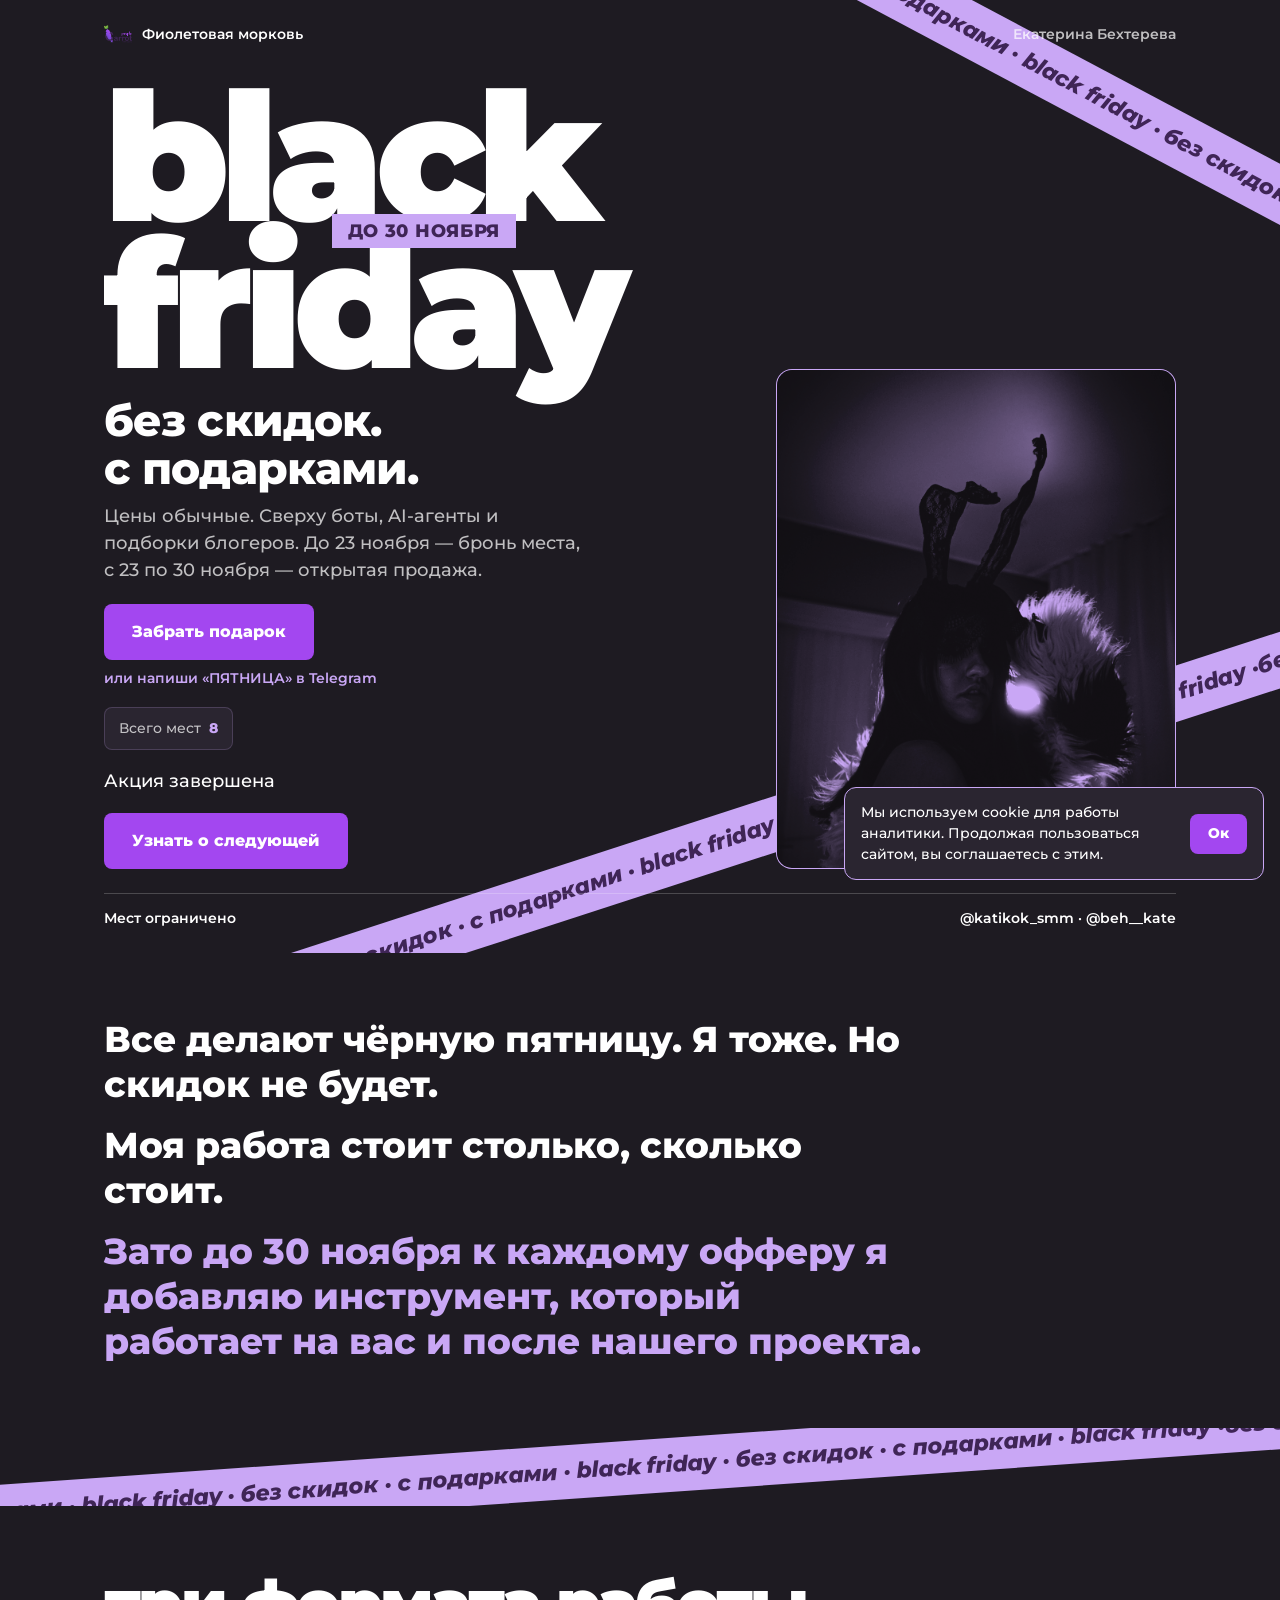
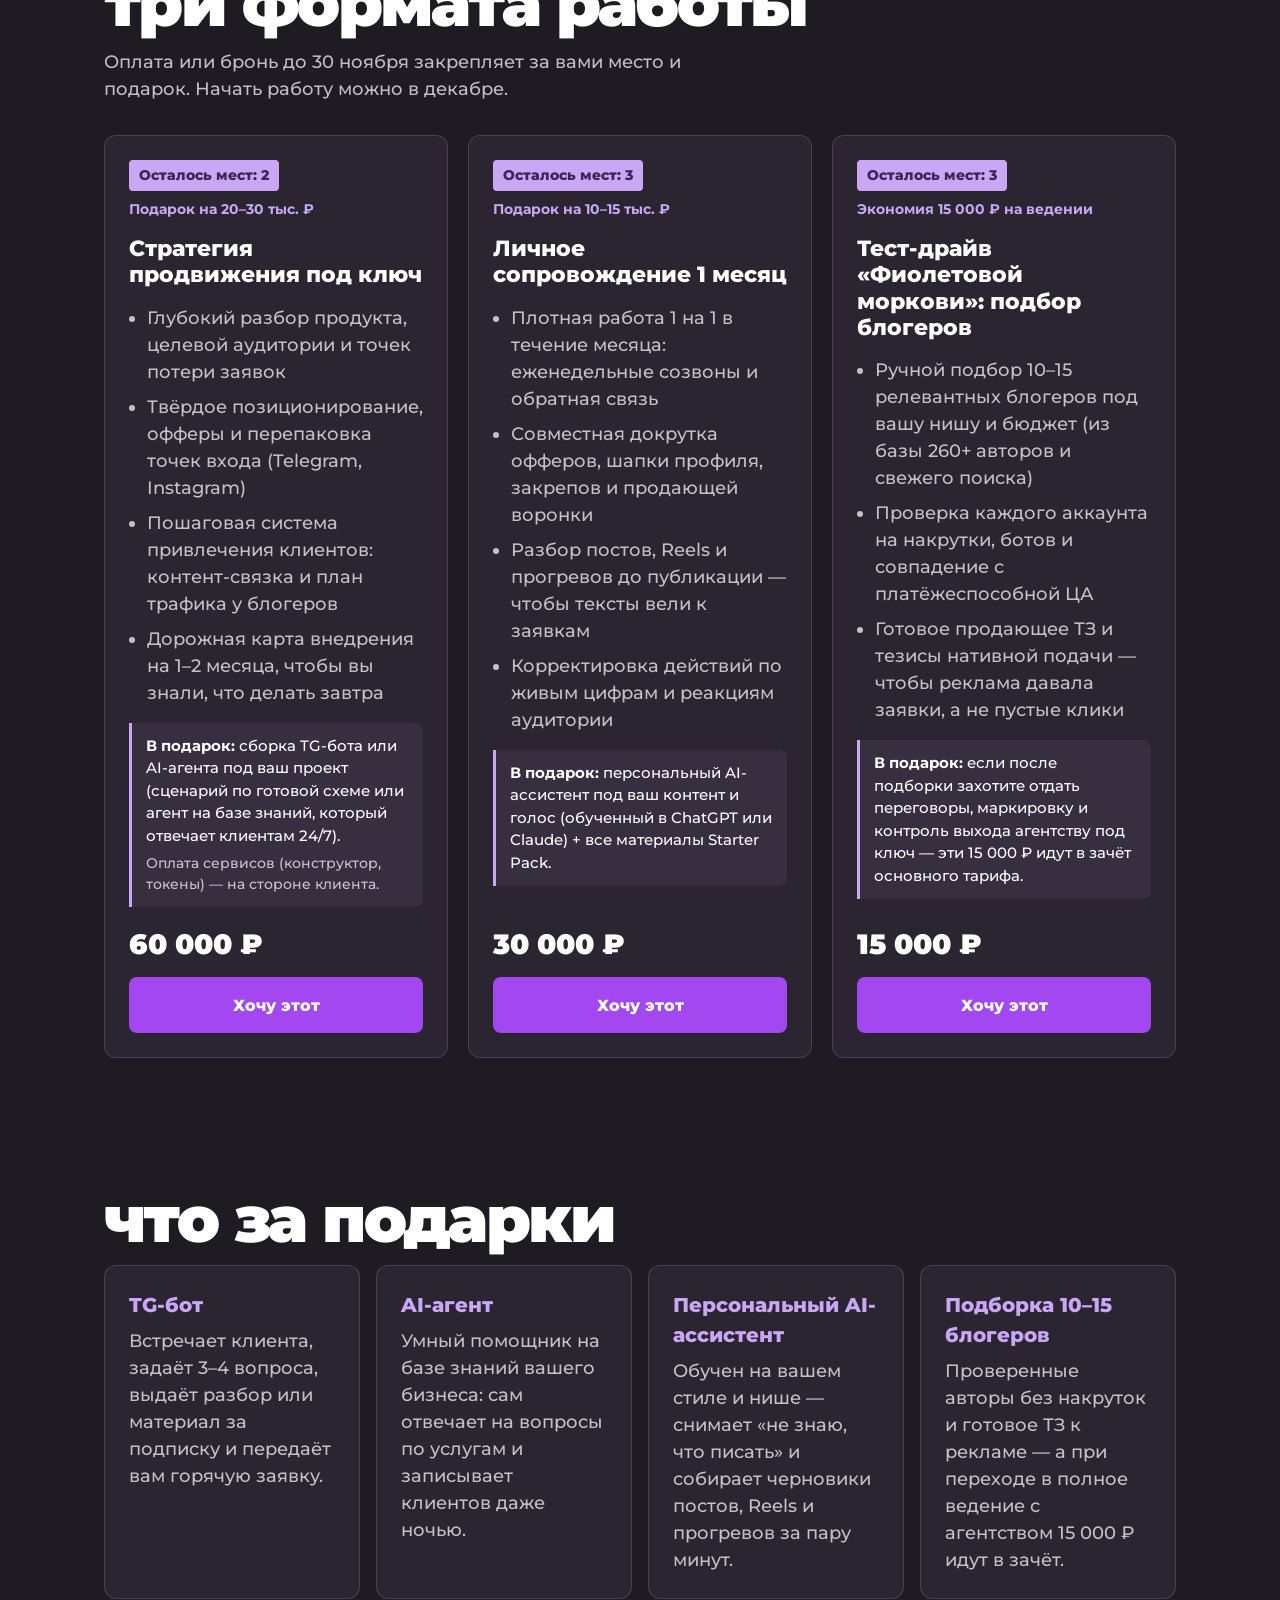
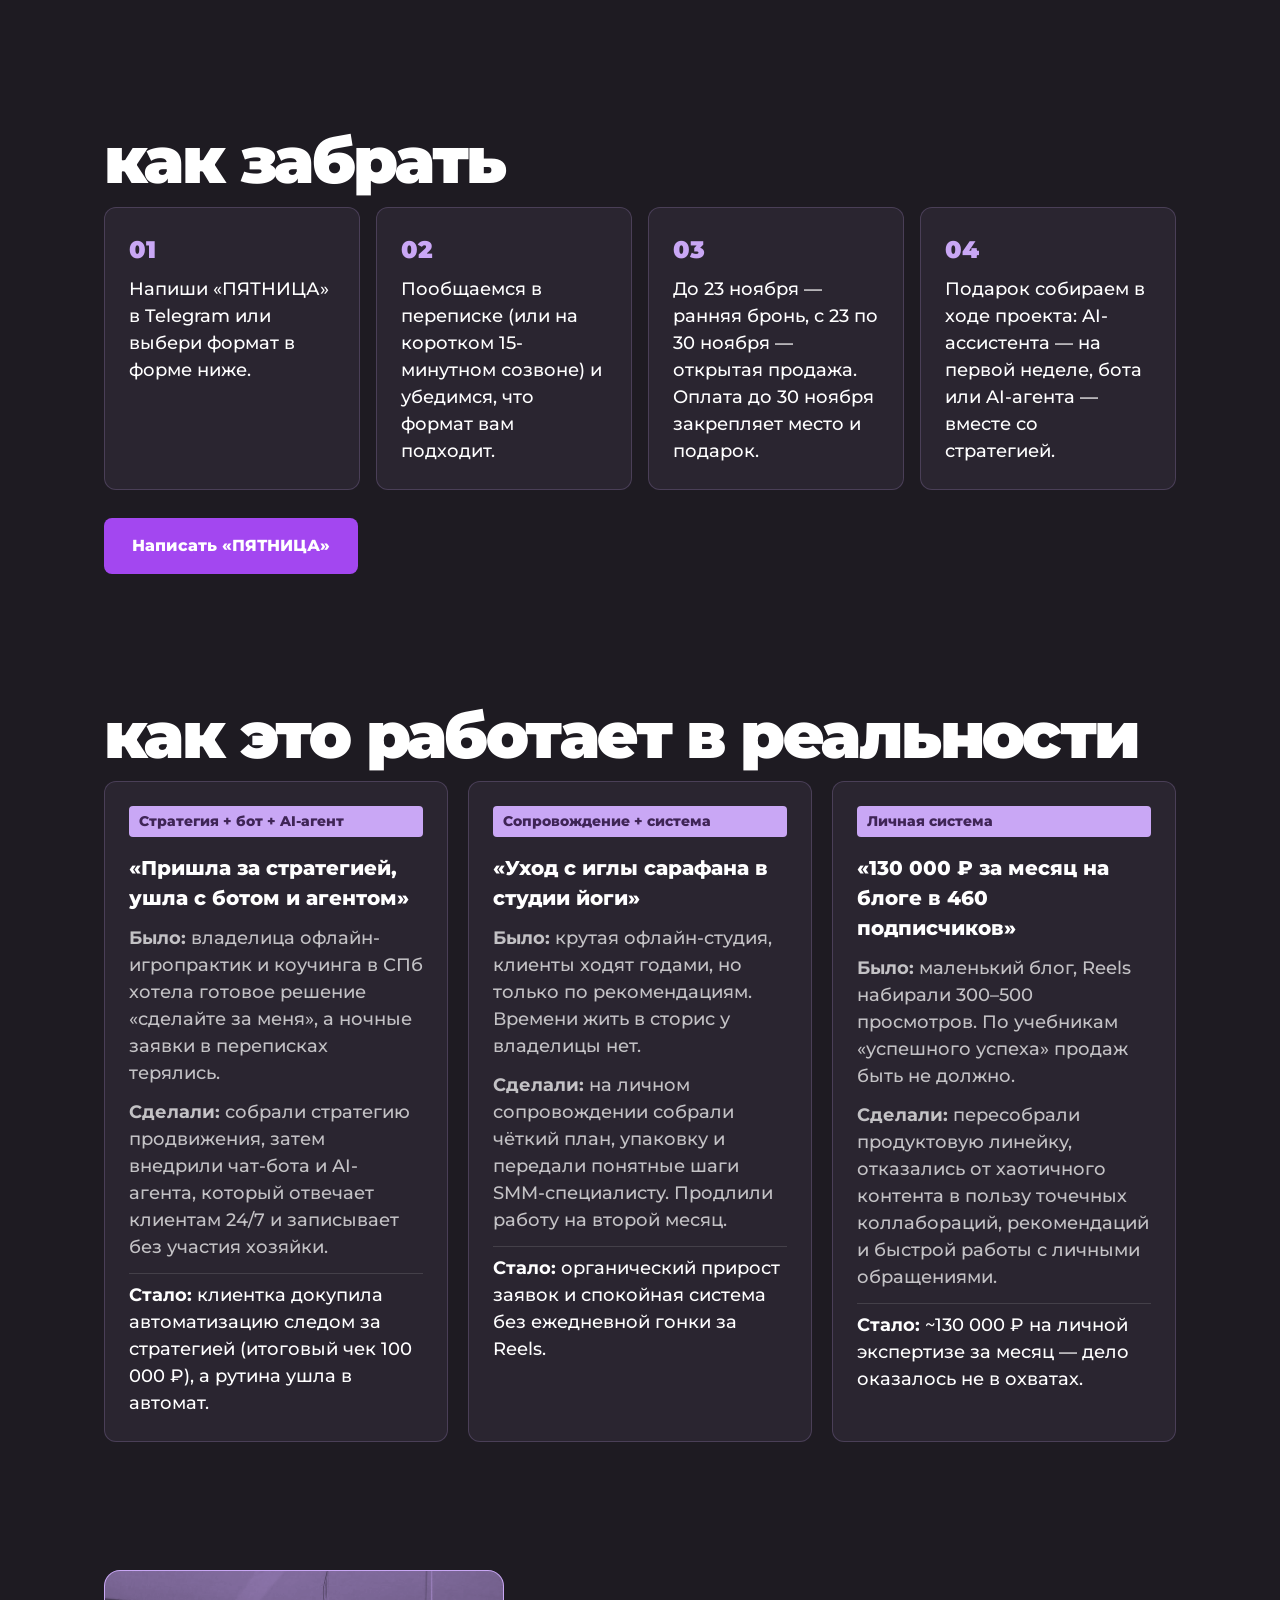
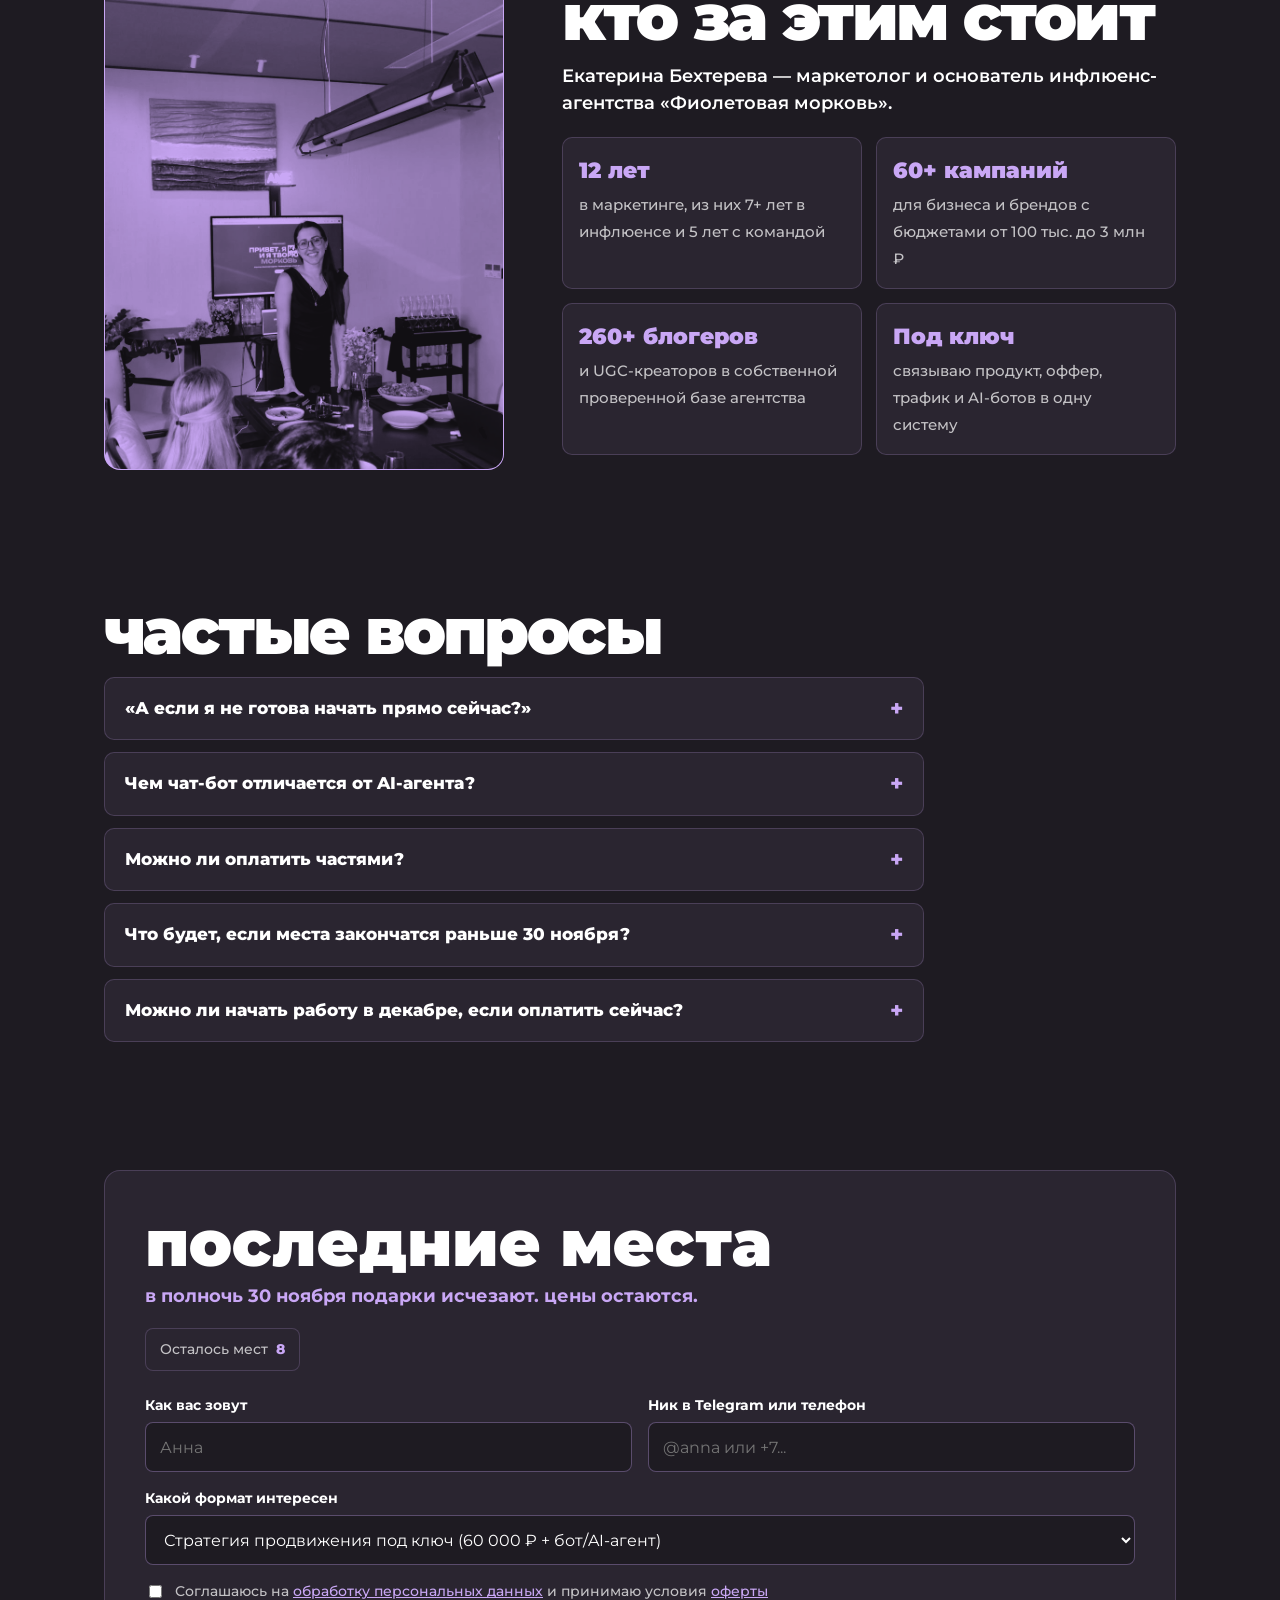
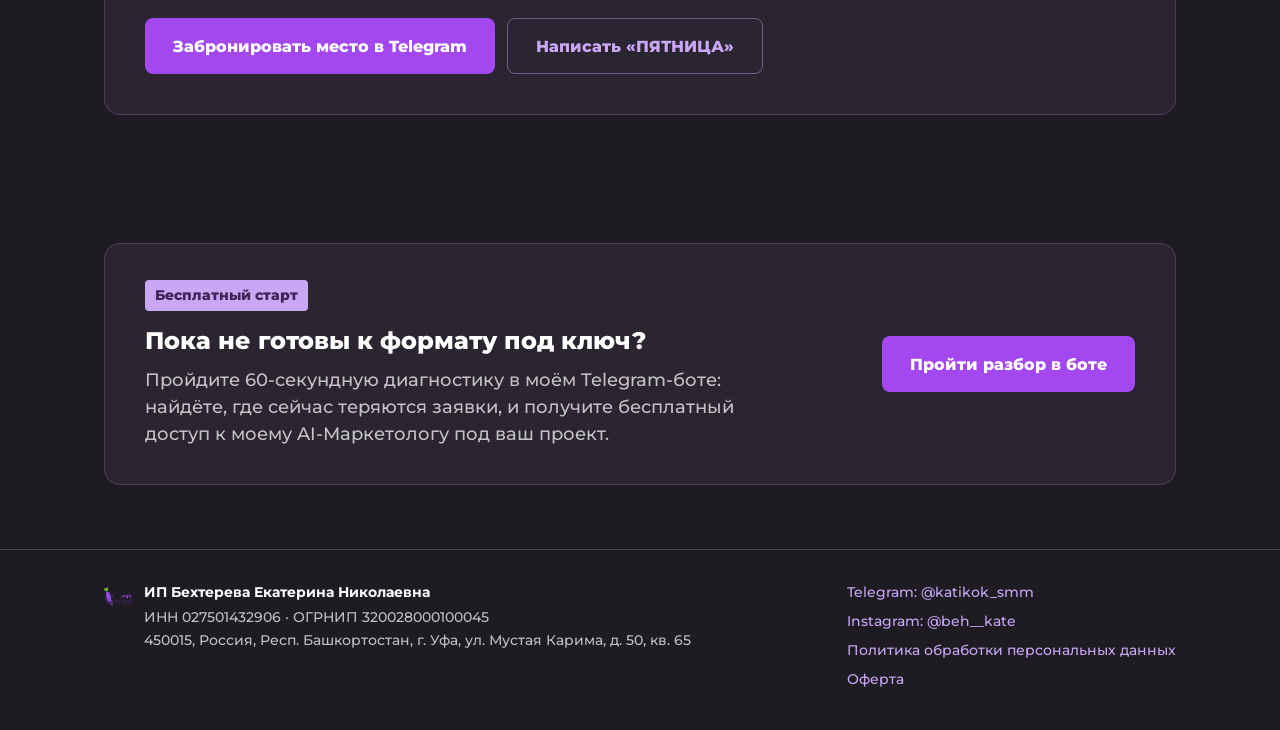
<file: index.html>
<!DOCTYPE html>
<html lang="ru">
<head>
  <meta charset="UTF-8" />
  <meta name="viewport" content="width=device-width, initial-scale=1.0" />
  <title>Чёрная пятница без скидок. С подарками. — Екатерина Бехтерева</title>
  <link rel="icon" type="image/png" href="assets/logo3.png" />
  <link rel="apple-touch-icon" href="assets/logo3.png" />
  <meta name="description" content="Цены обычные. Сверху TG-боты, AI-агенты и подборки блогеров. Бронь места до 23 ноября, продажи 23–30 ноября 2026." />

  <!-- Open Graph для превью в Telegram -->
  <meta property="og:type" content="website" />
  <meta property="og:title" content="Чёрная пятница без скидок. С подарками." />
  <meta property="og:description" content="Стратегия, личное сопровождение и тест-драйв агентства с подарками до 30 ноября." />
  <meta property="og:image" content="assets/og-preview.jpg" />

  <link rel="preconnect" href="https://fonts.googleapis.com" />
  <link rel="preconnect" href="https://fonts.gstatic.com" crossorigin />
  <link href="https://fonts.googleapis.com/css2?family=Montserrat:ital,wght@0,500;0,600;0,700;0,800;0,900;1,800&display=swap" rel="stylesheet" />
  <link rel="stylesheet" href="styles.css" />
</head>
<body>
  <!-- БЛОК 1. ПЕРВЫЙ ЭКРАН -->
  <header class="hero" id="top">
    <div class="hero-ribbons" aria-hidden="true">
      <div class="ribbon ribbon--hero-top">
        <div class="ribbon__track">
          <span>без скидок · с подарками · black friday · без скидок · с подарками · black friday · без скидок · с подарками · black friday · </span>
          <span>без скидок · с подарками · black friday · без скидок · с подарками · black friday · без скидок · с подарками · black friday · </span>
        </div>
      </div>
      <div class="ribbon ribbon--hero-bottom">
        <div class="ribbon__track">
          <span>без скидок · с подарками · black friday · без скидок · с подарками · black friday · без скидок · с подарками · black friday · </span>
          <span>без скидок · с подарками · black friday · без скидок · с подарками · black friday · без скидок · с подарками · black friday · </span>
        </div>
      </div>
    </div>

    <div class="container">
      <div class="topbar">
        <a href="#top" class="brand">
          <img src="assets/logo3.png" alt="Фиолетовая морковь" class="brand__logo" />
          <span>Фиолетовая морковь</span>
        </a>
        <span class="topbar__name">Екатерина Бехтерева</span>
      </div>

      <div class="hero__grid">
        <div class="hero__content">
          <h1 class="hero__title">
            <span class="hero__title-line">black</span>
            <span class="hero__badge">до 30 НОЯБРЯ</span>
            <span class="hero__title-line">friday</span>
          </h1>

          <p class="hero__subtitle">без скидок.<br />с подарками.</p>

          <p class="hero__desc">
            Цены обычные. Сверху боты, AI-агенты и подборки блогеров.
            До 23 ноября — бронь места, с 23 по 30 ноября — открытая продажа.
          </p>

          <div class="hero__cta-wrap">
            <a href="https://t.me/katikok_smm?text=%D0%9F%D0%AF%D0%A2%D0%9D%D0%98%D0%A6%D0%90" target="_blank" rel="noopener" class="btn btn--primary" data-goal="tg-hero">
              Забрать подарок
            </a>
            <p class="hero__cta-note">или напиши «ПЯТНИЦА» в Telegram</p>
          </div>

          <div class="hero__meta">
            <div class="meta-pill">
              <span class="meta-pill__label">Всего мест</span>
              <span class="meta-pill__value" id="total-spots-hero">8</span>
            </div>
            <div class="timer" id="hero-timer" aria-live="polite">
              <div class="timer__item"><span data-days>00</span><small>дн</small></div>
              <span class="timer__sep">:</span>
              <div class="timer__item"><span data-hours>00</span><small>ч</small></div>
              <span class="timer__sep">:</span>
              <div class="timer__item"><span data-minutes>00</span><small>мин</small></div>
            </div>
          </div>

          <div class="hero__ended hidden" id="hero-ended">
            <p class="hero__ended-text">Акция завершена</p>
            <a href="https://t.me/katikok_smm" target="_blank" rel="noopener" class="btn btn--primary">Узнать о следующей</a>
          </div>
        </div>

        <div class="hero__media">
          <div class="duotone-portrait">
            <img src="assets/DSC08506.jpg" alt="Екатерина Бехтерева" class="duotone-portrait__img" />
          </div>
        </div>
      </div>

      <div class="hero__footer-bar">
        <span>Мест ограничено</span>
        <span>@katikok_smm · @beh__kate</span>
      </div>
    </div>
  </header>

  <main>
    <!-- БЛОК 2. ПОЧЕМУ БЕЗ СКИДОК -->
    <section class="section why">
      <div class="container">
        <div class="why__box">
          <p class="why__lead">Все делают чёрную пятницу. Я тоже. Но скидок не будет.</p>
          <p class="why__lead">Моя работа стоит столько, сколько стоит.</p>
          <p class="why__lead why__lead--accent">Зато до 30 ноября к каждому офферу я добавляю инструмент, который работает на вас и после нашего проекта.</p>
        </div>
      </div>
    </section>

    <div class="ribbon-divider" aria-hidden="true">
      <div class="ribbon ribbon--section">
        <div class="ribbon__track">
          <span>без скидок · с подарками · black friday · без скидок · с подарками · black friday · без скидок · с подарками · black friday · </span>
          <span>без скидок · с подарками · black friday · без скидок · с подарками · black friday · без скидок · с подарками · black friday · </span>
        </div>
      </div>
    </div>

    <!-- БЛОК 3. ТРИ ОФФЕРА -->
    <section class="section offers" id="offers">
      <div class="container">
        <h2 class="section__title">три формата работы</h2>
        <p class="section__subtitle">Оплата или бронь до 30 ноября закрепляет за вами место и подарок. Начать работу можно в декабре.</p>

        <div class="offers__grid">
          <!-- Оффер 1 -->
          <article class="card offer-card" data-offer="strategy">
            <div class="offer-card__top">
              <span class="tag-pill" data-spots-label="strategy">Осталось мест: 2</span>
              <span class="gift-badge">Подарок на 20–30 тыс. ₽</span>
            </div>
            <h3 class="offer-card__title">Стратегия продвижения под ключ</h3>
            <ul class="offer-card__list">
              <li>Глубокий разбор продукта, целевой аудитории и точек потери заявок</li>
              <li>Твёрдое позиционирование, офферы и перепаковка точек входа (Telegram, Instagram)</li>
              <li>Пошаговая система привлечения клиентов: контент-связка и план трафика у блогеров</li>
              <li>Дорожная карта внедрения на 1–2 месяца, чтобы вы знали, что делать завтра</li>
            </ul>
            <div class="offer-card__gift">
              <strong>В подарок:</strong> сборка TG-бота или AI-агента под ваш проект (сценарий по готовой схеме или агент на базе знаний, который отвечает клиентам 24/7).
              <span class="offer-card__note">Оплата сервисов (конструктор, токены) — на стороне клиента.</span>
            </div>
            <div class="offer-card__footer">
              <div class="offer-card__price">60 000 ₽</div>
              <button type="button" class="btn btn--primary btn--full js-pick-offer" data-pick="Стратегия продвижения под ключ (60 000 ₽)">Хочу этот</button>
            </div>
          </article>

          <!-- Оффер 2 -->
          <article class="card offer-card" data-offer="mentoring">
            <div class="offer-card__top">
              <span class="tag-pill" data-spots-label="mentoring">Осталось мест: 3</span>
              <span class="gift-badge">Подарок на 10–15 тыс. ₽</span>
            </div>
            <h3 class="offer-card__title">Личное сопровождение 1 месяц</h3>
            <ul class="offer-card__list">
              <li>Плотная работа 1 на 1 в течение месяца: еженедельные созвоны и обратная связь</li>
              <li>Совместная докрутка офферов, шапки профиля, закрепов и продающей воронки</li>
              <li>Разбор постов, Reels и прогревов до публикации — чтобы тексты вели к заявкам</li>
              <li>Корректировка действий по живым цифрам и реакциям аудитории</li>
            </ul>
            <div class="offer-card__gift">
              <strong>В подарок:</strong> персональный AI-ассистент под ваш контент и голос (обученный в ChatGPT или Claude) + все материалы Starter Pack.
            </div>
            <div class="offer-card__footer">
              <div class="offer-card__price">30 000 ₽</div>
              <button type="button" class="btn btn--primary btn--full js-pick-offer" data-pick="Личное сопровождение 1 месяц (30 000 ₽)">Хочу этот</button>
            </div>
          </article>

          <!-- Оффер 3 -->
          <article class="card offer-card" data-offer="agency">
            <div class="offer-card__top">
              <span class="tag-pill" data-spots-label="agency">Осталось мест: 3</span>
              <span class="gift-badge">Экономия 15 000 ₽ на ведении</span>
            </div>
            <h3 class="offer-card__title">Тест-драйв «Фиолетовой моркови»: подбор блогеров</h3>
            <ul class="offer-card__list">
              <li>Ручной подбор 10–15 релевантных блогеров под вашу нишу и бюджет (из базы 260+ авторов и свежего поиска)</li>
              <li>Проверка каждого аккаунта на накрутки, ботов и совпадение с платёжеспособной ЦА</li>
              <li>Готовое продающее ТЗ и тезисы нативной подачи — чтобы реклама давала заявки, а не пустые клики</li>
            </ul>
            <div class="offer-card__gift">
              <strong>В подарок:</strong> если после подборки захотите отдать переговоры, маркировку и контроль выхода агентству под ключ — эти 15 000 ₽ идут в зачёт основного тарифа.
            </div>
            <div class="offer-card__footer">
              <div class="offer-card__price">15 000 ₽</div>
              <button type="button" class="btn btn--primary btn--full js-pick-offer" data-pick="Тест-драйв агентства: подбор блогеров (15 000 ₽)">Хочу этот</button>
            </div>
          </article>
        </div>
      </div>
    </section>

    <!-- БЛОК 4. ЧТО ЗА ПОДАРКИ -->
    <section class="section gifts">
      <div class="container">
        <h2 class="section__title">что за подарки</h2>
        <div class="gifts__grid">
          <div class="card gift-card">
            <h3>TG-бот</h3>
            <p>Встречает клиента, задаёт 3–4 вопроса, выдаёт разбор или материал за подписку и передаёт вам горячую заявку.</p>
          </div>
          <div class="card gift-card">
            <h3>AI-агент</h3>
            <p>Умный помощник на базе знаний вашего бизнеса: сам отвечает на вопросы по услугам и записывает клиентов даже ночью.</p>
          </div>
          <div class="card gift-card">
            <h3>Персональный AI-ассистент</h3>
            <p>Обучен на вашем стиле и нише — снимает «не знаю, что писать» и собирает черновики постов, Reels и прогревов за пару минут.</p>
          </div>
          <div class="card gift-card">
            <h3>Подборка 10–15 блогеров</h3>
            <p>Проверенные авторы без накруток и готовое ТЗ к рекламе — а при переходе в полное ведение с агентством 15 000 ₽ идут в зачёт.</p>
          </div>
        </div>
      </div>
    </section>

    <!-- БЛОК 5. КАК ЗАБРАТЬ -->
    <section class="section steps">
      <div class="container">
        <h2 class="section__title">как забрать</h2>
        <div class="steps__grid">
          <div class="card step-card">
            <span class="step-card__num">01</span>
            <p>Напиши «ПЯТНИЦА» в Telegram или выбери формат в форме ниже.</p>
          </div>
          <div class="card step-card">
            <span class="step-card__num">02</span>
            <p>Пообщаемся в переписке (или на коротком 15-минутном созвоне) и убедимся, что формат вам подходит.</p>
          </div>
          <div class="card step-card">
            <span class="step-card__num">03</span>
            <p>До 23 ноября — ранняя бронь, с 23 по 30 ноября — открытая продажа. Оплата до 30 ноября закрепляет место и подарок.</p>
          </div>
          <div class="card step-card">
            <span class="step-card__num">04</span>
            <p>Подарок собираем в ходе проекта: AI-ассистента — на первой неделе, бота или AI-агента — вместе со стратегией.</p>
          </div>
        </div>
        <div class="steps__cta">
          <a href="https://t.me/katikok_smm?text=%D0%9F%D0%AF%D0%A2%D0%9D%D0%98%D0%A6%D0%90" target="_blank" rel="noopener" class="btn btn--primary" data-goal="tg-steps">
            Написать «ПЯТНИЦА»
          </a>
        </div>
      </div>
    </section>

    <!-- БЛОК 6. КЕЙСЫ -->
    <section class="section cases">
      <div class="container">
        <h2 class="section__title">как это работает в реальности</h2>
        <div class="cases__grid">
          <article class="card case-card">
            <span class="tag-pill">Стратегия + бот + AI-агент</span>
            <h3>«Пришла за стратегией, ушла с ботом и агентом»</h3>
            <p><strong>Было:</strong> владелица офлайн-игропрактик и коучинга в СПб хотела готовое решение «сделайте за меня», а ночные заявки в переписках терялись.</p>
            <p><strong>Сделали:</strong> собрали стратегию продвижения, затем внедрили чат-бота и AI-агента, который отвечает клиентам 24/7 и записывает без участия хозяйки.</p>
            <p class="case-card__result"><strong>Стало:</strong> клиентка докупила автоматизацию следом за стратегией (итоговый чек 100 000 ₽), а рутина ушла в автомат.</p>
          </article>

          <article class="card case-card">
            <span class="tag-pill">Сопровождение + система</span>
            <h3>«Уход с иглы сарафана в студии йоги»</h3>
            <p><strong>Было:</strong> крутая офлайн-студия, клиенты ходят годами, но только по рекомендациям. Времени жить в сторис у владелицы нет.</p>
            <p><strong>Сделали:</strong> на личном сопровождении собрали чёткий план, упаковку и передали понятные шаги SMM-специалисту. Продлили работу на второй месяц.</p>
            <p class="case-card__result"><strong>Стало:</strong> органический прирост заявок и спокойная система без ежедневной гонки за Reels.</p>
          </article>

          <article class="card case-card">
            <span class="tag-pill">Личная система</span>
            <h3>«130 000 ₽ за месяц на блоге в 460 подписчиков»</h3>
            <p><strong>Было:</strong> маленький блог, Reels набирали 300–500 просмотров. По учебникам «успешного успеха» продаж быть не должно.</p>
            <p><strong>Сделали:</strong> пересобрали продуктовую линейку, отказались от хаотичного контента в пользу точечных коллабораций, рекомендаций и быстрой работы с личными обращениями.</p>
            <p class="case-card__result"><strong>Стало:</strong> ~130 000 ₽ на личной экспертизе за месяц — дело оказалось не в охватах.</p>
          </article>
        </div>
      </div>
    </section>

    <!-- БЛОК 7. ОБО МНЕ -->
    <section class="section about">
      <div class="container">
        <div class="about__grid">
          <div class="about__photo">
            <div class="duotone-portrait duotone-portrait--card">
              <img src="assets/photo_2026-06-16_18-55-16.jpg" alt="Екатерина Бехтерева" class="duotone-portrait__img" />
            </div>
          </div>
          <div class="about__content">
            <h2 class="section__title">кто за этим стоит</h2>
            <p class="about__lead">Екатерина Бехтерева — маркетолог и основатель инфлюенс-агентства «Фиолетовая морковь».</p>
            <div class="about__stats">
              <div class="stat-item">
                <strong>12 лет</strong>
                <span>в маркетинге, из них 7+ лет в инфлюенсе и 5 лет с командой</span>
              </div>
              <div class="stat-item">
                <strong>60+ кампаний</strong>
                <span>для бизнеса и брендов с бюджетами от 100 тыс. до 3 млн ₽</span>
              </div>
              <div class="stat-item">
                <strong>260+ блогеров</strong>
                <span>и UGC-креаторов в собственной проверенной базе агентства</span>
              </div>
              <div class="stat-item">
                <strong>Под ключ</strong>
                <span>связываю продукт, оффер, трафик и AI-ботов в одну систему</span>
              </div>
            </div>
          </div>
        </div>
      </div>
    </section>

    <!-- БЛОК 8. ВОПРОСЫ -->
    <section class="section faq">
      <div class="container">
        <h2 class="section__title">частые вопросы</h2>
        <div class="faq__list">
          <details class="faq__item">
            <summary>«А если я не готова начать прямо сейчас?»</summary>
            <p>До 23 ноября можно забронировать место, с 23 по 30 ноября — оплатить. Оплата до 30 ноября фиксирует за вами место и подарок, а стартовать саму работу мы можем в декабре.</p>
          </details>
          <details class="faq__item">
            <summary>Чем чат-бот отличается от AI-агента?</summary>
            <p>Чат-бот работает по сценарию с кнопками: квалифицирует человека, выдаёт материал за подписку и передаёт заявку. AI-агент общается свободным текстом на базе знаний вашего бизнеса — отвечает на нестандартные вопросы, снимает возражения и записывает клиента даже ночью.</p>
          </details>
          <details class="faq__item">
            <summary>Можно ли оплатить частями?</summary>
            <p>Да, поэтапную оплату можно обсудить в переписке перед стартом — напишите мне «ПЯТНИЦА» в Telegram, подберём комфортный вариант.</p>
          </details>
          <details class="faq__item">
            <summary>Что будет, если места закончатся раньше 30 ноября?</summary>
            <p>Я веду личные проекты сама, поэтому беру максимум 2–3 человека на формат. Когда счётчик доходит до нуля, запись закрывается — остаётся только лист ожидания на следующий месяц.</p>
          </details>
          <details class="faq__item">
            <summary>Можно ли начать работу в декабре, если оплатить сейчас?</summary>
            <p>Да. Оплачиваете или бронируете до 30 ноября, а дату старта ставим удобную для вас в декабре.</p>
          </details>
        </div>
      </div>
    </section>

    <!-- БЛОК 9. ФИНАЛ -->
    <section class="section final" id="apply">
      <div class="container">
        <div class="final__box">
          <h2 class="final__title">последние места</h2>
          <p class="final__subtitle">в полночь 30 ноября подарки исчезают. цены остаются.</p>

          <div class="hero__meta final__meta">
            <div class="meta-pill">
              <span class="meta-pill__label">Осталось мест</span>
              <span class="meta-pill__value" id="total-spots-final">8</span>
            </div>
            <div class="timer" id="final-timer" aria-live="polite">
              <div class="timer__item"><span data-days>00</span><small>дн</small></div>
              <span class="timer__sep">:</span>
              <div class="timer__item"><span data-hours>00</span><small>ч</small></div>
              <span class="timer__sep">:</span>
              <div class="timer__item"><span data-minutes>00</span><small>мин</small></div>
            </div>
          </div>

          <form class="lead-form" id="lead-form">
            <div class="lead-form__row">
              <label class="field">
                <span>Как вас зовут</span>
                <input type="text" name="name" placeholder="Анна" required />
              </label>
              <label class="field">
                <span>Ник в Telegram или телефон</span>
                <input type="text" name="contact" placeholder="@anna или +7..." required />
              </label>
            </div>
            <label class="field">
              <span>Какой формат интересен</span>
              <select name="offer" id="offer-select" required>
                <option value="Стратегия продвижения под ключ (60 000 ₽)">Стратегия продвижения под ключ (60 000 ₽ + бот/AI-агент)</option>
                <option value="Личное сопровождение 1 месяц (30 000 ₽)">Личное сопровождение 1 месяц (30 000 ₽ + AI-ассистент)</option>
                <option value="Тест-драйв агентства: подбор блогеров (15 000 ₽)">Тест-драйв «Фиолетовой моркови»: подбор блогеров (15 000 ₽)</option>
              </select>
            </label>
            <label class="checkbox">
              <input type="checkbox" name="consent" required />
              <span>Соглашаюсь на <a href="privacy.html" target="_blank">обработку персональных данных</a> и принимаю условия <a href="offer.html" target="_blank">оферты</a></span>
            </label>
            <div class="lead-form__actions">
              <button type="submit" class="btn btn--primary">Забронировать место в Telegram</button>
              <a href="https://t.me/katikok_smm?text=%D0%9F%D0%AF%D0%A2%D0%9D%D0%98%D0%A6%D0%90" target="_blank" rel="noopener" class="btn btn--ghost" data-goal="tg-final">
                Написать «ПЯТНИЦА»
              </a>
            </div>
          </form>

          <div class="lead-form__success hidden" id="form-success">
            <h3>Заявка отправлена</h3>
            <p>Данные уже улетели Екатерине на почту. Нажмите кнопку ниже, чтобы сразу открыть чат в Telegram с @katikok_smm — отвечу лично и закреплю место до конца дня.</p>
            <a id="fallback-tg-link" href="https://t.me/katikok_smm" target="_blank" rel="noopener" class="btn btn--primary">Открыть Telegram</a>
          </div>
        </div>
      </div>
    </section>

    <!-- БЛОК ДОГРЕВА (для тех, кто пока не готов к покупке) -->
    <section class="section downsell">
      <div class="container">
        <div class="downsell__box">
          <div class="downsell__content">
            <span class="tag-pill">Бесплатный старт</span>
            <h2>Пока не готовы к формату под ключ?</h2>
            <p>Пройдите 60-секундную диагностику в моём Telegram-боте: найдёте, где сейчас теряются заявки, и получите бесплатный доступ к моему AI-Маркетологу под ваш проект.</p>
          </div>
          <div class="downsell__action">
            <a href="https://t.me/testdrive_purple_agent" target="_blank" rel="noopener" class="btn btn--primary" data-goal="bot-downsell">
              Пройти разбор в боте
            </a>
          </div>
        </div>
      </div>
    </section>
  </main>

  <footer class="footer">
    <div class="container">
      <div class="footer__top">
        <div class="footer__brand">
          <img src="assets/logo3.png" alt="Фиолетовая морковь" class="brand__logo" />
          <div>
            <strong>ИП Бехтерева Екатерина Николаевна</strong>
            <p>ИНН 027501432906 · ОГРНИП 320028000100045</p>
            <p>450015, Россия, Респ. Башкортостан, г. Уфа, ул. Мустая Карима, д. 50, кв. 65</p>
          </div>
        </div>
        <div class="footer__links">
          <a href="https://t.me/katikok_smm" target="_blank" rel="noopener">Telegram: @katikok_smm</a>
          <a href="https://instagram.com/beh__kate" target="_blank" rel="noopener">Instagram: @beh__kate</a>
          <a href="privacy.html">Политика обработки персональных данных</a>
          <a href="offer.html">Оферта</a>
        </div>
      </div>
    </div>
  </footer>

  <!-- Закреплённая кнопка на телефоне после первого экрана -->
  <div class="mobile-sticky" id="mobile-sticky">
    <a href="https://t.me/katikok_smm?text=%D0%9F%D0%AF%D0%A2%D0%9D%D0%98%D0%A6%D0%90" target="_blank" rel="noopener" class="btn btn--primary btn--full">
      Забрать подарок
    </a>
  </div>

  <!-- Cookie-баннер для аналитики -->
  <div class="cookie-banner hidden" id="cookie-banner">
    <p>Мы используем cookie для работы аналитики. Продолжая пользоваться сайтом, вы соглашаетесь с этим.</p>
    <button type="button" class="btn btn--primary btn--sm" id="cookie-accept">Ок</button>
  </div>

  <script src="script.js"></script>
</body>
</html>
</file>
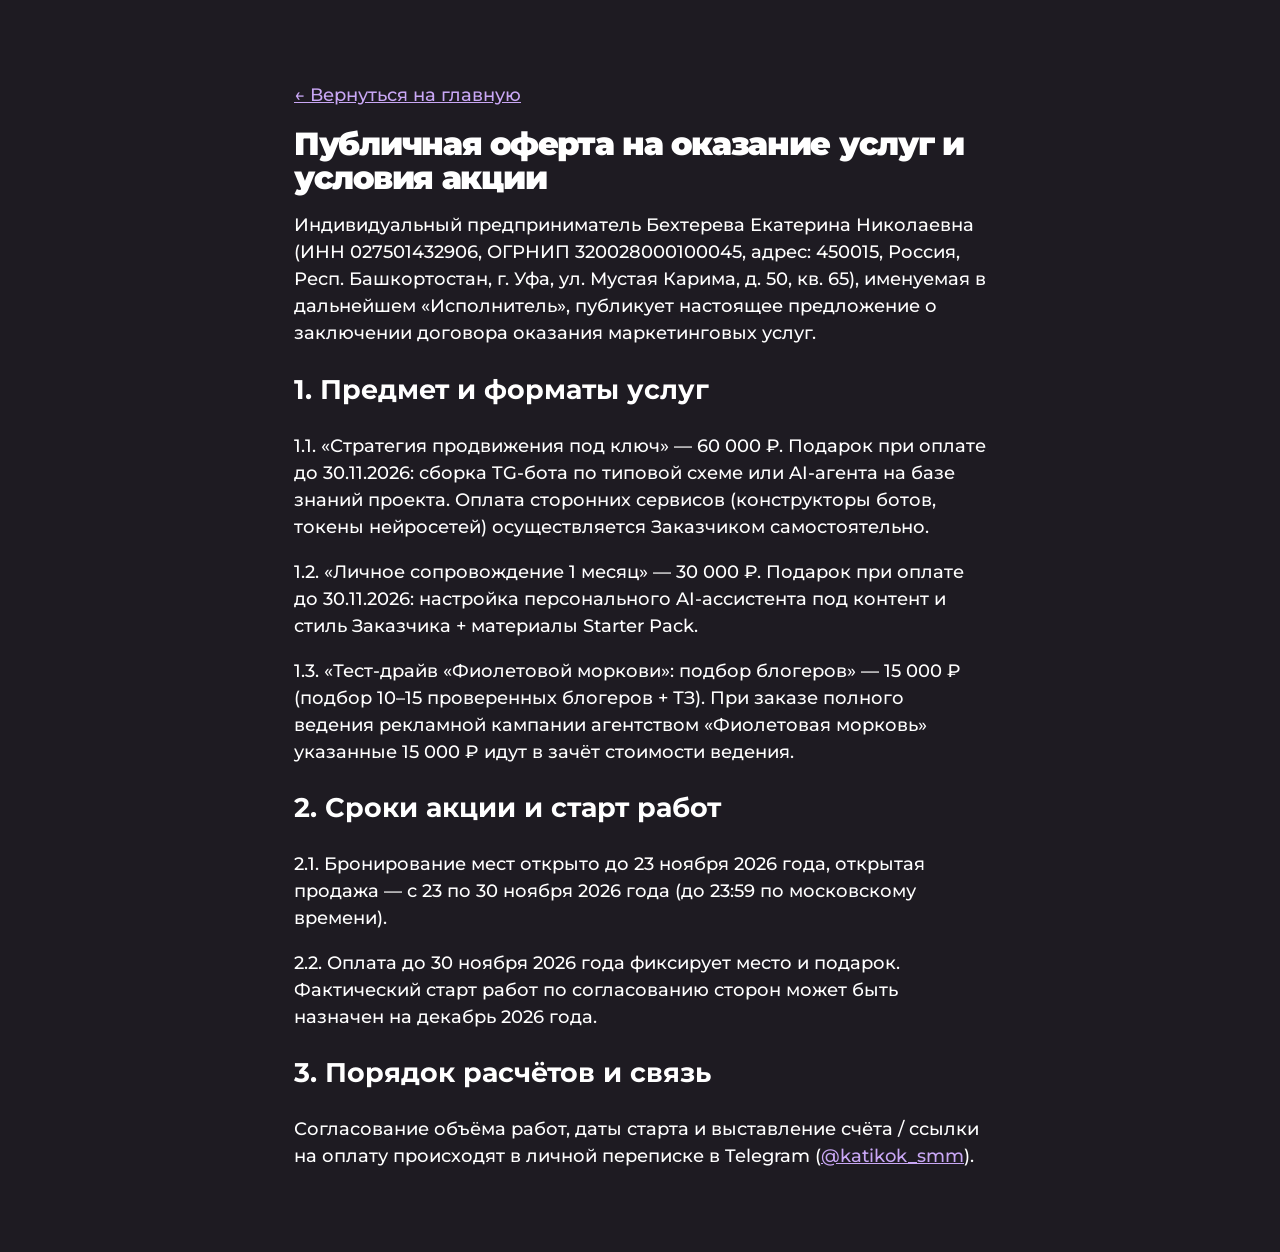
<file: offer.html>
<!DOCTYPE html>
<html lang="ru">
<head>
  <meta charset="UTF-8" />
  <meta name="viewport" content="width=device-width, initial-scale=1.0" />
  <title>Публичная оферта — ИП Бехтерева Е. Н.</title>
  <link rel="icon" type="image/png" href="assets/logo3.png" />
  <link href="https://fonts.googleapis.com/css2?family=Montserrat:wght@500;700;800&display=swap" rel="stylesheet" />
  <link rel="stylesheet" href="styles.css" />
</head>
<body>
  <main class="section">
    <div class="container" style="max-width: 820px;">
      <p><a href="index.html" style="color: var(--lavender);">← Вернуться на главную</a></p>
      <h1 class="section__title" style="font-size: 32px; text-transform: none;">Публичная оферта на оказание услуг и условия акции</h1>
      <p>Индивидуальный предприниматель Бехтерева Екатерина Николаевна (ИНН 027501432906, ОГРНИП 320028000100045, адрес: 450015, Россия, Респ. Башкортостан, г. Уфа, ул. Мустая Карима, д. 50, кв. 65), именуемая в дальнейшем «Исполнитель», публикует настоящее предложение о заключении договора оказания маркетинговых услуг.</p>
      <h2>1. Предмет и форматы услуг</h2>
      <p>1.1. «Стратегия продвижения под ключ» — 60 000 ₽. Подарок при оплате до 30.11.2026: сборка TG-бота по типовой схеме или AI-агента на базе знаний проекта. Оплата сторонних сервисов (конструкторы ботов, токены нейросетей) осуществляется Заказчиком самостоятельно.</p>
      <p>1.2. «Личное сопровождение 1 месяц» — 30 000 ₽. Подарок при оплате до 30.11.2026: настройка персонального AI-ассистента под контент и стиль Заказчика + материалы Starter Pack.</p>
      <p>1.3. «Тест-драйв «Фиолетовой моркови»: подбор блогеров» — 15 000 ₽ (подбор 10–15 проверенных блогеров + ТЗ). При заказе полного ведения рекламной кампании агентством «Фиолетовая морковь» указанные 15 000 ₽ идут в зачёт стоимости ведения.</p>
      <h2>2. Сроки акции и старт работ</h2>
      <p>2.1. Бронирование мест открыто до 23 ноября 2026 года, открытая продажа — с 23 по 30 ноября 2026 года (до 23:59 по московскому времени).</p>
      <p>2.2. Оплата до 30 ноября 2026 года фиксирует место и подарок. Фактический старт работ по согласованию сторон может быть назначен на декабрь 2026 года.</p>
      <h2>3. Порядок расчётов и связь</h2>
      <p>Согласование объёма работ, даты старта и выставление счёта / ссылки на оплату происходят в личной переписке в Telegram (<a href="https://t.me/katikok_smm" style="color: var(--lavender);">@katikok_smm</a>).</p>
    </div>
  </main>
</body>
</html>
</file>
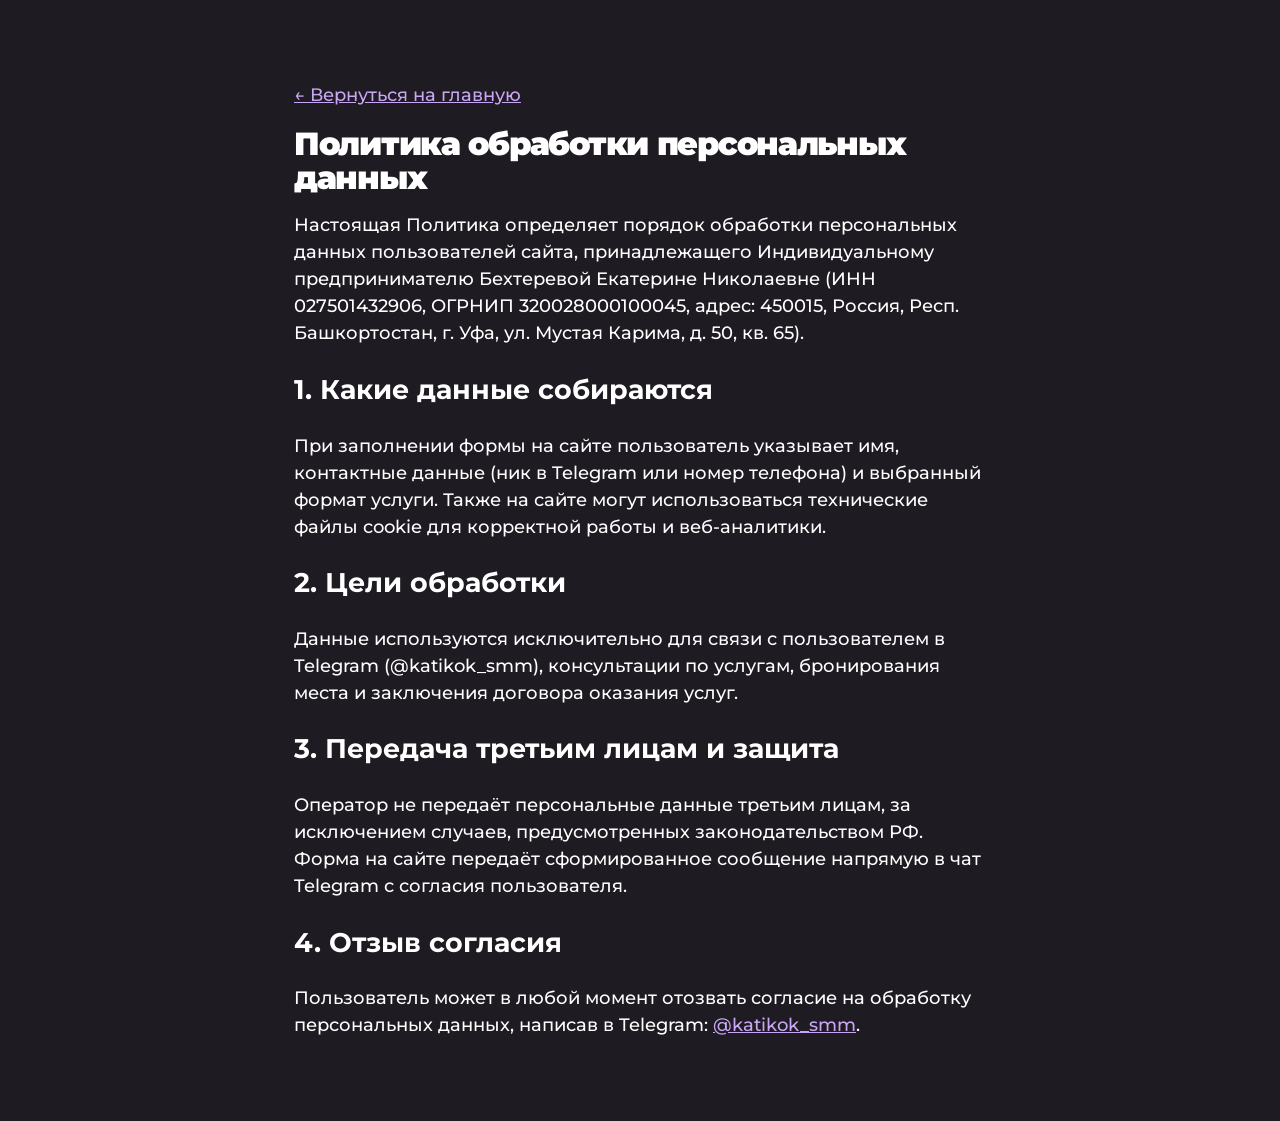
<file: privacy.html>
<!DOCTYPE html>
<html lang="ru">
<head>
  <meta charset="UTF-8" />
  <meta name="viewport" content="width=device-width, initial-scale=1.0" />
  <title>Политика обработки персональных данных — ИП Бехтерева Е. Н.</title>
  <link rel="icon" type="image/png" href="assets/logo3.png" />
  <link href="https://fonts.googleapis.com/css2?family=Montserrat:wght@500;700;800&display=swap" rel="stylesheet" />
  <link rel="stylesheet" href="styles.css" />
</head>
<body>
  <main class="section">
    <div class="container" style="max-width: 820px;">
      <p><a href="index.html" style="color: var(--lavender);">← Вернуться на главную</a></p>
      <h1 class="section__title" style="font-size: 32px; text-transform: none;">Политика обработки персональных данных</h1>
      <p>Настоящая Политика определяет порядок обработки персональных данных пользователей сайта, принадлежащего Индивидуальному предпринимателю Бехтеревой Екатерине Николаевне (ИНН 027501432906, ОГРНИП 320028000100045, адрес: 450015, Россия, Респ. Башкортостан, г. Уфа, ул. Мустая Карима, д. 50, кв. 65).</p>
      <h2>1. Какие данные собираются</h2>
      <p>При заполнении формы на сайте пользователь указывает имя, контактные данные (ник в Telegram или номер телефона) и выбранный формат услуги. Также на сайте могут использоваться технические файлы cookie для корректной работы и веб-аналитики.</p>
      <h2>2. Цели обработки</h2>
      <p>Данные используются исключительно для связи с пользователем в Telegram (@katikok_smm), консультации по услугам, бронирования места и заключения договора оказания услуг.</p>
      <h2>3. Передача третьим лицам и защита</h2>
      <p>Оператор не передаёт персональные данные третьим лицам, за исключением случаев, предусмотренных законодательством РФ. Форма на сайте передаёт сформированное сообщение напрямую в чат Telegram с согласия пользователя.</p>
      <h2>4. Отзыв согласия</h2>
      <p>Пользователь может в любой момент отозвать согласие на обработку персональных данных, написав в Telegram: <a href="https://t.me/katikok_smm" style="color: var(--lavender);">@katikok_smm</a>.</p>
    </div>
  </main>
</body>
</html>
</file>
<file: styles.css>
:root {
  --bg: #1E1B22;
  --text: #FFFFFF;
  --lavender: #C9A7F5;
  --purple: #A347F0;
  --plum: #3F2556;
  --card: #2A2530;
  --card-border: rgba(201, 167, 245, 0.2);
  --muted: rgba(255, 255, 255, 0.72);
  --container: 1200px;
}

*,
*::before,
*::after {
  box-sizing: border-box;
}

html {
  scroll-behavior: smooth;
}

body {
  margin: 0;
  background: var(--bg);
  color: var(--text);
  font-family: 'Montserrat', sans-serif;
  font-weight: 500;
  font-size: 16px;
  line-height: 1.5;
  overflow-x: hidden;
  -webkit-font-smoothing: antialiased;
}

img {
  max-width: 100%;
  display: block;
}

a {
  color: inherit;
}

.hidden {
  display: none !important;
}

.container {
  width: 100%;
  max-width: var(--container);
  margin: 0 auto;
  padding: 0 20px;
}

/* Кнопки */
.btn {
  display: inline-flex;
  align-items: center;
  justify-content: center;
  min-height: 56px;
  padding: 14px 28px;
  border: 0;
  border-radius: 8px;
  font-family: 'Montserrat', sans-serif;
  font-weight: 800;
  font-size: 16px;
  line-height: 1.2;
  text-decoration: none;
  cursor: pointer;
  transition: background-color 0.2s ease, color 0.2s ease, transform 0.15s ease;
}

.btn--primary {
  background: var(--purple);
  color: var(--text);
}

.btn--primary:hover {
  background: var(--lavender);
  color: var(--plum);
}

.btn--ghost {
  background: transparent;
  border: 1px solid rgba(201, 167, 245, 0.45);
  color: var(--lavender);
}

.btn--ghost:hover {
  background: var(--lavender);
  color: var(--plum);
}

.btn--full {
  width: 100%;
}

.btn--sm {
  min-height: 40px;
  padding: 8px 18px;
  font-size: 14px;
}

/* Шапка */
.topbar {
  display: flex;
  align-items: center;
  justify-content: space-between;
  padding: 20px 0 12px;
  font-size: 14px;
  font-weight: 600;
  position: relative;
  z-index: 3;
}

.brand {
  display: inline-flex;
  align-items: center;
  gap: 10px;
  text-decoration: none;
}

.brand__logo {
  width: 28px;
  height: 28px;
  object-fit: contain;
}

.topbar__name {
  color: var(--muted);
}

/* Ленты */
.hero {
  position: relative;
  overflow: hidden;
  padding-bottom: 24px;
}

.hero-ribbons,
.ribbon-divider {
  pointer-events: none;
  user-select: none;
}

.ribbon {
  position: relative;
  width: 140%;
  left: -20%;
  background: var(--lavender);
  color: var(--plum);
  font-weight: 800;
  font-style: italic;
  font-size: 16px;
  line-height: 44px;
  height: 44px;
  white-space: nowrap;
  overflow: hidden;
}

.ribbon--hero-top {
  position: absolute;
  top: 120px;
  right: -34%;
  left: auto;
  width: 82%;
  transform: rotate(28deg);
  z-index: 1;
}

.ribbon--hero-bottom {
  position: absolute;
  bottom: 58px;
  left: -15%;
  width: 130%;
  transform: rotate(-18deg);
  z-index: 1;
}

.ribbon-divider {
  overflow: hidden;
  padding: 12px 0;
}

.ribbon--section {
  transform: rotate(-4deg);
}

.ribbon__track {
  display: inline-flex;
  animation: marquee 28s linear infinite;
}

@keyframes marquee {
  0% { transform: translateX(0); }
  100% { transform: translateX(-50%); }
}

@media (prefers-reduced-motion: reduce) {
  .ribbon__track {
    animation: none;
  }
}

/* Первый экран */
.hero__grid {
  position: relative;
  z-index: 2;
  display: grid;
  grid-template-columns: 1fr;
  gap: 20px;
  padding-top: 8px;
}

.hero__title {
  margin: 0;
  font-weight: 900;
  font-size: clamp(68px, 19vw, 96px);
  line-height: 0.82;
  letter-spacing: -0.05em;
  text-transform: lowercase;
  position: relative;
  display: inline-block;
  z-index: 2;
}

.hero__title-line {
  display: block;
}

.hero__badge {
  position: absolute;
  left: 38%;
  top: 50%;
  transform: translateY(-50%);
  background: var(--lavender);
  color: var(--plum);
  font-size: 13px;
  font-weight: 800;
  letter-spacing: 0.04em;
  line-height: 1;
  padding: 6px 10px;
  text-transform: uppercase;
  white-space: nowrap;
  z-index: 3;
}

.hero__subtitle {
  margin: 18px 0 10px;
  font-weight: 800;
  font-size: 26px;
  line-height: 1.1;
  letter-spacing: -0.02em;
}

.hero__desc {
  margin: 0 0 20px;
  max-width: 480px;
  color: var(--muted);
}

.hero__cta-wrap {
  display: flex;
  flex-direction: column;
  align-items: flex-start;
  gap: 8px;
}

.hero__cta-note {
  margin: 0;
  font-size: 14px;
  color: var(--lavender);
  font-weight: 600;
}

.hero__meta {
  display: flex;
  flex-wrap: wrap;
  align-items: center;
  gap: 12px;
  margin-top: 18px;
}

.meta-pill {
  display: inline-flex;
  align-items: center;
  gap: 8px;
  background: var(--card);
  border: 1px solid var(--card-border);
  border-radius: 8px;
  padding: 10px 14px;
  font-size: 14px;
}

.meta-pill__label {
  color: var(--muted);
}

.meta-pill__value {
  font-weight: 800;
  color: var(--lavender);
}

.timer {
  display: inline-flex;
  align-items: center;
  gap: 8px;
  background: var(--card);
  border: 1px solid var(--card-border);
  border-radius: 8px;
  padding: 8px 14px;
}

.timer__item {
  display: inline-flex;
  align-items: baseline;
  gap: 3px;
}

.timer__item span {
  font-weight: 800;
  font-size: 18px;
  color: var(--text);
}

.timer__item small {
  font-size: 14px;
  color: var(--muted);
}

.timer__sep {
  color: var(--lavender);
  font-weight: 800;
}

/* Дуотон-портрет */
.hero__media {
  position: relative;
  z-index: 2;
  display: flex;
  justify-content: center;
  margin-top: -12px;
}

.duotone-portrait {
  position: relative;
  width: 100%;
  max-width: 340px;
  aspect-ratio: 4 / 5;
  border-radius: 16px;
  overflow: hidden;
  background: var(--lavender);
  border: 1px solid var(--card-border);
}

.duotone-portrait::after {
  content: '';
  position: absolute;
  inset: 0;
  background: var(--bg);
  mix-blend-mode: lighten;
  opacity: 0.55;
  pointer-events: none;
}

.duotone-portrait__img {
  width: 100%;
  height: 100%;
  object-fit: cover;
  object-position: center top;
  filter: grayscale(100%) contrast(1.18);
  mix-blend-mode: multiply;
}

.duotone-portrait__fallback {
  display: none;
  width: 100%;
  height: 100%;
  align-items: center;
  justify-content: center;
  text-align: center;
  padding: 20px;
  color: var(--lavender);
  font-weight: 600;
}

.hero__footer-bar {
  position: relative;
  z-index: 2;
  margin-top: 24px;
  padding-top: 14px;
  border-top: 1px solid rgba(255, 255, 255, 0.2);
  display: flex;
  justify-content: space-between;
  font-size: 14px;
  font-weight: 600;
}

/* Секции */
.section {
  padding: 40px 0;
}

.section__title {
  margin: 0 0 12px;
  font-weight: 900;
  font-size: 36px;
  line-height: 1.05;
  letter-spacing: -0.04em;
  text-transform: lowercase;
}

.section__subtitle {
  margin: 0 0 32px;
  color: var(--muted);
  max-width: 640px;
}

/* Почему без скидок */
.why__box {
  max-width: 820px;
  display: flex;
  flex-direction: column;
  gap: 16px;
}

.why__lead {
  margin: 0;
  font-weight: 800;
  font-size: 24px;
  line-height: 1.25;
}

.why__lead--accent {
  color: var(--lavender);
}

/* Карточки */
.card {
  background: var(--card);
  border: 1px solid var(--card-border);
  border-radius: 12px;
  padding: 24px;
}

.offers__grid {
  display: grid;
  grid-template-columns: 1fr;
  gap: 20px;
}

.offer-card {
  display: flex;
  flex-direction: column;
  gap: 16px;
}

.offer-card.is-soldout {
  opacity: 0.6;
}

.offer-card__top {
  display: flex;
  flex-wrap: wrap;
  gap: 8px;
  justify-content: space-between;
  align-items: center;
}

.tag-pill {
  display: inline-block;
  background: var(--lavender);
  color: var(--plum);
  font-weight: 800;
  font-size: 14px;
  padding: 5px 10px;
  border-radius: 4px;
}

.gift-badge {
  font-size: 14px;
  font-weight: 700;
  color: var(--lavender);
}

.offer-card__title {
  margin: 0;
  font-size: 22px;
  font-weight: 800;
  line-height: 1.2;
}

.offer-card__list {
  margin: 0;
  padding-left: 18px;
  display: flex;
  flex-direction: column;
  gap: 8px;
  color: var(--muted);
}

.offer-card__gift {
  background: rgba(201, 167, 245, 0.08);
  border-left: 3px solid var(--lavender);
  padding: 12px 14px;
  border-radius: 0 8px 8px 0;
  font-size: 15px;
}

.offer-card__note {
  display: block;
  margin-top: 6px;
  font-size: 14px;
  color: var(--muted);
}

.offer-card__footer {
  margin-top: auto;
  display: flex;
  flex-direction: column;
  gap: 12px;
}

.offer-card__price {
  font-size: 28px;
  font-weight: 900;
}

/* Подарки */
.gifts__grid,
.steps__grid {
  display: grid;
  grid-template-columns: 1fr;
  gap: 16px;
}

.gift-card h3 {
  margin: 0 0 8px;
  font-size: 20px;
  font-weight: 800;
  color: var(--lavender);
}

.gift-card p {
  margin: 0;
  color: var(--muted);
}

/* Шаги */
.step-card__num {
  display: inline-block;
  font-weight: 900;
  font-size: 24px;
  color: var(--lavender);
  margin-bottom: 8px;
}

.step-card p {
  margin: 0;
}

.steps__cta {
  margin-top: 28px;
}

/* Кейсы */
.cases__grid {
  display: grid;
  grid-template-columns: 1fr;
  gap: 20px;
}

.case-card {
  display: flex;
  flex-direction: column;
  gap: 12px;
}

.case-card h3 {
  margin: 4px 0 0;
  font-size: 20px;
  font-weight: 800;
}

.case-card p {
  margin: 0;
  color: var(--muted);
}

.case-card__result {
  color: var(--text) !important;
  padding-top: 8px;
  border-top: 1px solid rgba(255, 255, 255, 0.12);
}

/* Обо мне */
.about__grid {
  display: grid;
  grid-template-columns: 1fr;
  gap: 28px;
  align-items: center;
}

.about__lead {
  margin: 0 0 20px;
  font-size: 18px;
  font-weight: 600;
}

.about__stats {
  display: grid;
  grid-template-columns: 1fr;
  gap: 14px;
}

.stat-item {
  background: var(--card);
  border: 1px solid var(--card-border);
  border-radius: 10px;
  padding: 16px;
}

.stat-item strong {
  display: block;
  font-size: 22px;
  font-weight: 900;
  color: var(--lavender);
  margin-bottom: 4px;
}

.stat-item span {
  color: var(--muted);
  font-size: 15px;
}

/* FAQ */
.faq__list {
  display: flex;
  flex-direction: column;
  gap: 12px;
  max-width: 820px;
}

.faq__item {
  background: var(--card);
  border: 1px solid var(--card-border);
  border-radius: 10px;
  padding: 18px 20px;
}

.faq__item summary {
  cursor: pointer;
  font-weight: 800;
  font-size: 17px;
  list-style: none;
  display: flex;
  justify-content: space-between;
  align-items: center;
  gap: 12px;
}

.faq__item summary::after {
  content: '+';
  color: var(--lavender);
  font-size: 22px;
  line-height: 1;
}

.faq__item[open] summary::after {
  content: '−';
}

.faq__item p {
  margin: 12px 0 0;
  color: var(--muted);
}

/* Финал и форма */
.final__box {
  background: var(--card);
  border: 1px solid var(--card-border);
  border-radius: 16px;
  padding: 28px 20px;
}

.final__title {
  margin: 0 0 8px;
  font-weight: 900;
  font-size: 36px;
  line-height: 1;
  text-transform: lowercase;
}

.final__subtitle {
  margin: 0;
  color: var(--lavender);
  font-weight: 700;
}

.lead-form {
  margin-top: 24px;
  display: flex;
  flex-direction: column;
  gap: 16px;
}

.lead-form__row {
  display: grid;
  grid-template-columns: 1fr;
  gap: 16px;
}

.field {
  display: flex;
  flex-direction: column;
  gap: 6px;
}

.field span {
  font-size: 14px;
  font-weight: 700;
}

.field input,
.field select {
  width: 100%;
  min-height: 50px;
  padding: 12px 14px;
  border-radius: 8px;
  border: 1px solid rgba(201, 167, 245, 0.35);
  background: var(--bg);
  color: var(--text);
  font-family: 'Montserrat', sans-serif;
  font-size: 16px;
}

.checkbox {
  display: flex;
  align-items: flex-start;
  gap: 10px;
  font-size: 14px;
  color: var(--muted);
}

.checkbox input {
  margin-top: 4px;
  accent-color: var(--purple);
}

.checkbox a {
  color: var(--lavender);
}

.lead-form__actions {
  display: flex;
  flex-direction: column;
  gap: 12px;
}

.lead-form__success {
  margin-top: 24px;
  padding: 20px;
  border-radius: 12px;
  background: rgba(201, 167, 245, 0.1);
  border: 1px solid var(--lavender);
}

.lead-form__success h3 {
  margin: 0 0 8px;
  color: var(--lavender);
}

/* Блок догрева внизу */
.downsell {
  padding-top: 0;
}

.downsell__box {
  background: var(--card);
  border: 1px solid var(--card-border);
  border-radius: 16px;
  padding: 28px 20px;
  display: flex;
  flex-direction: column;
  gap: 20px;
}

.downsell__content h2 {
  margin: 12px 0 8px;
  font-size: 24px;
  font-weight: 800;
}

.downsell__content p {
  margin: 0;
  color: var(--muted);
  max-width: 640px;
}

@media (min-width: 768px) {
  .downsell__box {
    flex-direction: row;
    align-items: center;
    justify-content: space-between;
    padding: 36px 40px;
  }

  .downsell__action {
    flex-shrink: 0;
  }
}

/* Подвал */
.footer {
  border-top: 1px solid rgba(255, 255, 255, 0.18);
  padding: 32px 0 96px;
  font-size: 14px;
  color: var(--muted);
}

.footer__top {
  display: flex;
  flex-direction: column;
  gap: 20px;
}

.footer__brand {
  display: flex;
  align-items: flex-start;
  gap: 12px;
}

.footer__brand strong {
  color: var(--text);
  display: block;
  margin-bottom: 4px;
}

.footer__brand p {
  margin: 2px 0;
}

.footer__links {
  display: flex;
  flex-direction: column;
  gap: 8px;
}

.footer__links a {
  color: var(--lavender);
  text-decoration: none;
}

.footer__links a:hover {
  text-decoration: underline;
}

/* Закреплённая кнопка на телефоне */
.mobile-sticky {
  position: fixed;
  left: 0;
  right: 0;
  bottom: 0;
  z-index: 20;
  padding: 10px 16px;
  background: rgba(30, 27, 34, 0.94);
  backdrop-filter: blur(8px);
  border-top: 1px solid var(--card-border);
  transform: translateY(100%);
  transition: transform 0.2s ease;
}

.mobile-sticky.is-visible {
  transform: translateY(0);
}

/* Cookie */
.cookie-banner {
  position: fixed;
  left: 16px;
  right: 16px;
  bottom: 76px;
  z-index: 25;
  background: var(--card);
  border: 1px solid var(--lavender);
  border-radius: 12px;
  padding: 14px 16px;
  display: flex;
  align-items: center;
  justify-content: space-between;
  gap: 12px;
  font-size: 14px;
}

.cookie-banner p {
  margin: 0;
}

/* Планшет 768px+ */
@media (min-width: 768px) {
  .container {
    padding: 0 36px;
  }

  .gifts__grid,
  .steps__grid,
  .about__stats,
  .lead-form__row {
    grid-template-columns: repeat(2, 1fr);
  }

  .lead-form__actions {
    flex-direction: row;
  }

  .final__box {
    padding: 40px;
  }

  .footer__top {
    flex-direction: row;
    justify-content: space-between;
    align-items: flex-start;
  }

  .mobile-sticky {
    display: none;
  }

  .footer {
    padding-bottom: 40px;
  }

  .cookie-banner {
    left: auto;
    max-width: 420px;
    bottom: 20px;
  }
}

/* Десктоп 1024px+ */
@media (min-width: 1024px) {
  body {
    font-size: 18px;
  }

  .container {
    padding: 0 64px;
  }

  .section {
    padding: 64px 0;
  }

  .section__title,
  .final__title {
    font-size: 64px;
  }

  .hero__grid {
    grid-template-columns: 1.15fr 0.85fr;
    align-items: end;
    padding-top: 24px;
  }

  .hero__title {
    font-size: clamp(120px, 14vw, 200px);
  }

  .hero__badge {
    left: 44%;
    font-size: 18px;
    padding: 8px 16px;
  }

  .hero__subtitle {
    font-size: 44px;
  }

  .hero__media {
    justify-content: flex-end;
    margin-top: 0;
  }

  .duotone-portrait {
    max-width: 400px;
  }

  .ribbon {
    font-size: 22px;
    height: 54px;
    line-height: 54px;
  }

  .why__lead {
    font-size: 36px;
  }

  .offers__grid,
  .cases__grid {
    grid-template-columns: repeat(3, 1fr);
  }

  .gifts__grid,
  .steps__grid {
    grid-template-columns: repeat(4, 1fr);
  }

  .about__grid {
    grid-template-columns: 0.8fr 1.2fr;
    gap: 48px;
  }
}
</file>
